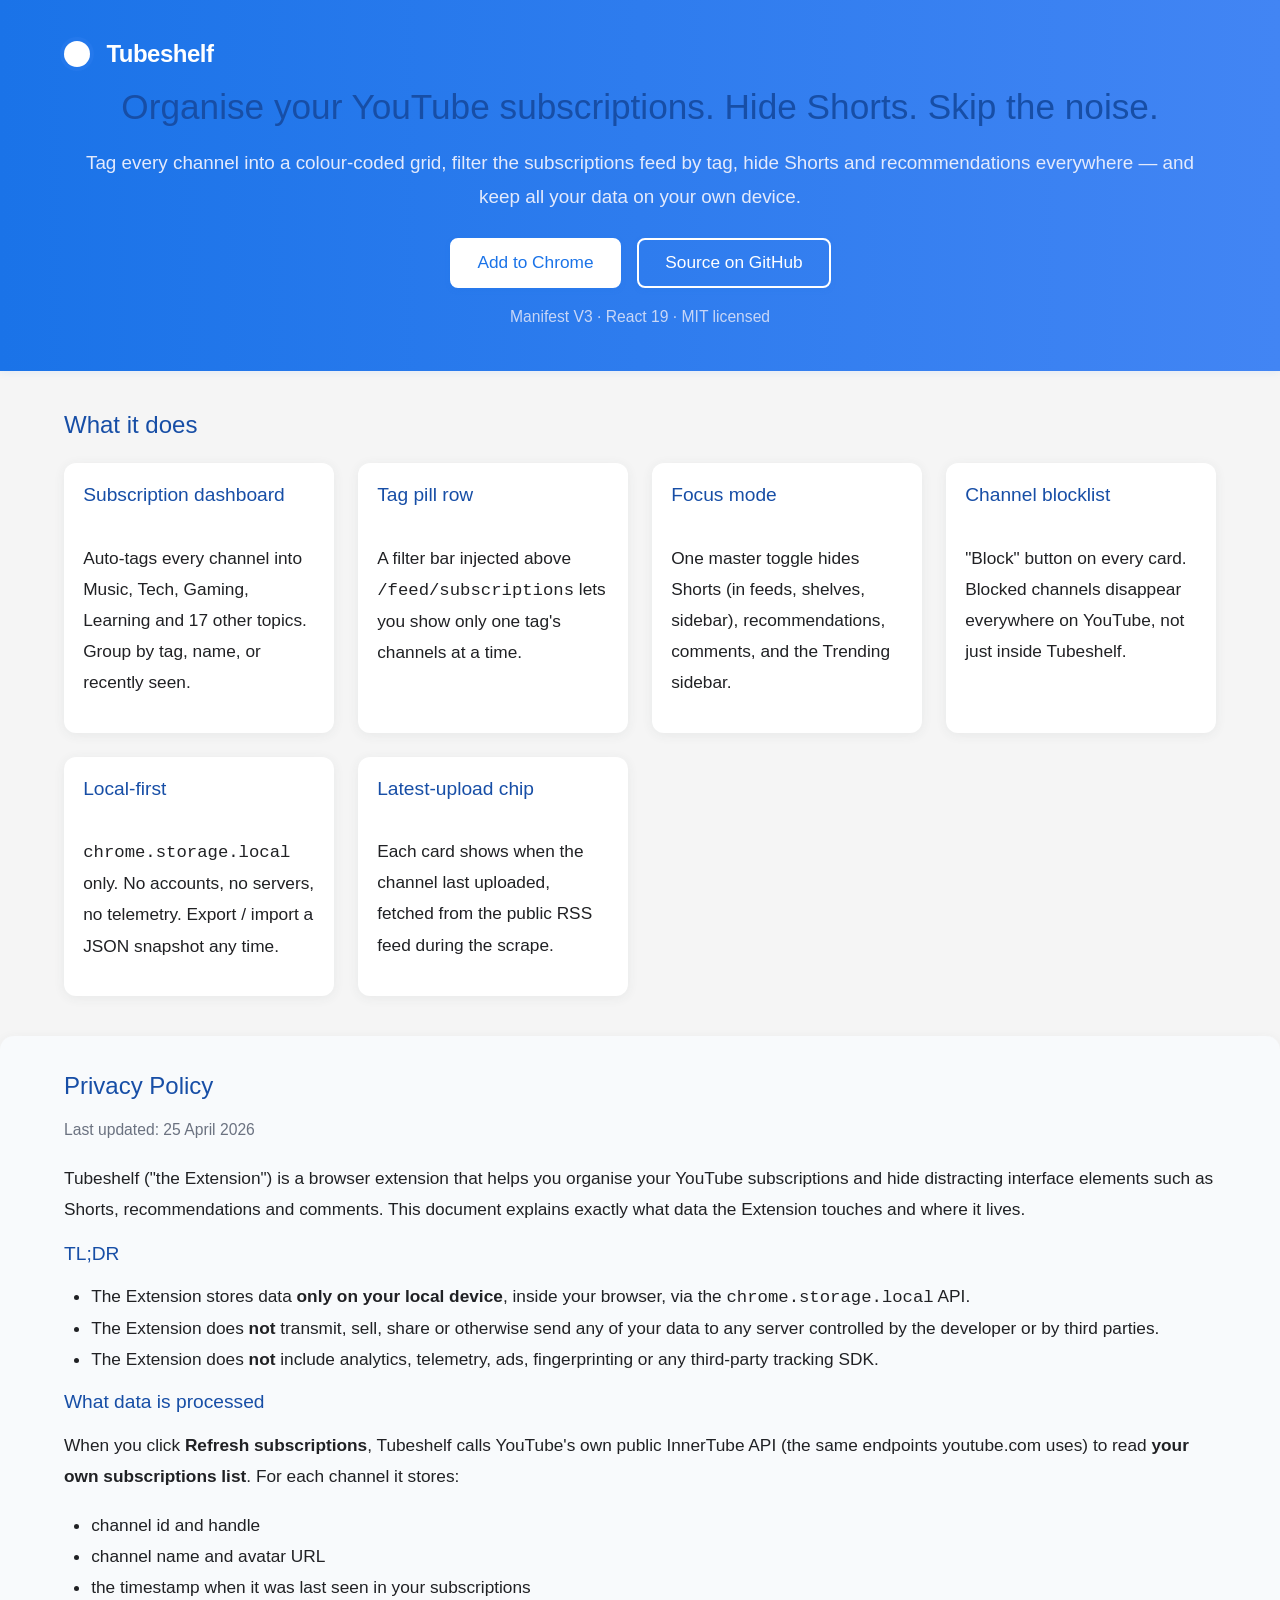
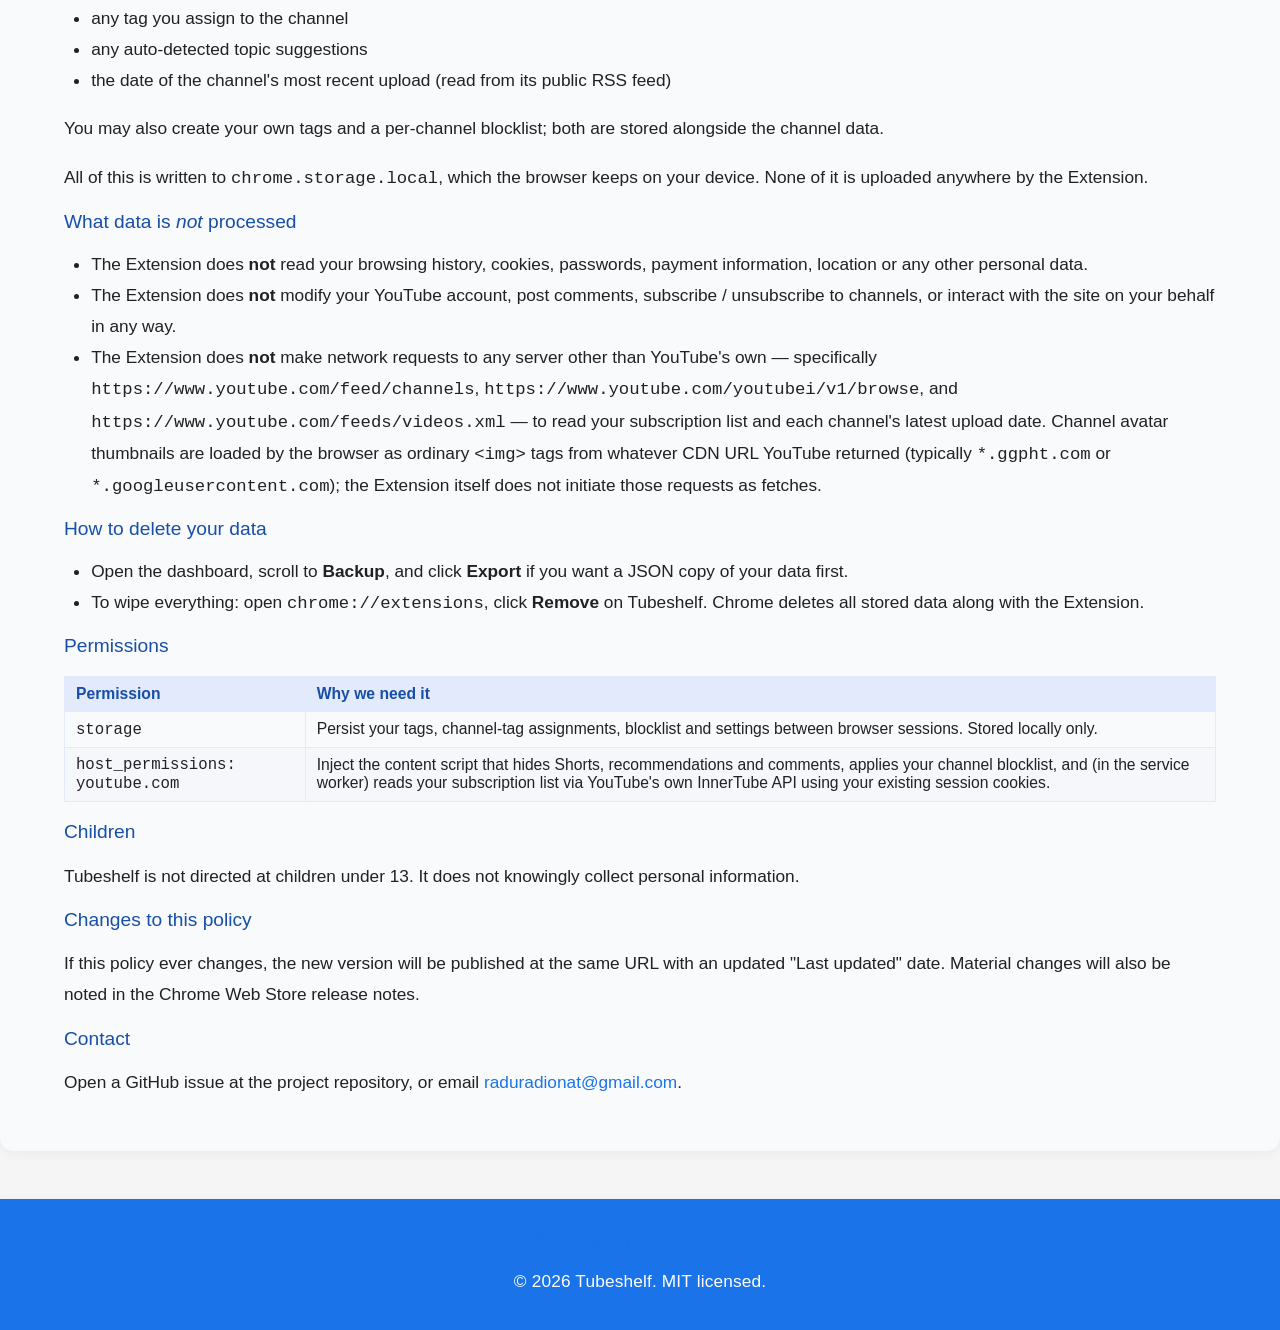
<file: index.html>
<!doctype html>
<html lang="en">
<head>
  <meta charset="utf-8">
  <meta name="viewport" content="width=device-width,initial-scale=1">
  <title>Tubeshelf — organise YouTube subscriptions, hide Shorts</title>
  <meta name="description"
    content="Tag your YouTube subscriptions, hide Shorts everywhere, and silence the recommendations rail. All data stays in your browser.">
  <link rel="canonical" href="./">
  <meta property="og:title" content="Tubeshelf">
  <meta property="og:description"
    content="Tag your YouTube subscriptions, hide Shorts everywhere, and silence the recommendations rail.">
  <meta property="og:type" content="website">
  <link rel="stylesheet" href="./style.css">
</head>
<body>
  <header class="hero">
    <div class="container">
      <div class="brand">
        <span class="brand-dot" aria-hidden="true"></span>
        <span class="brand-name">Tubeshelf</span>
      </div>
      <h1>Organise your YouTube subscriptions. Hide Shorts. Skip the noise.</h1>
      <p class="lead">
        Tag every channel into a colour-coded grid, filter the subscriptions
        feed by tag, hide Shorts and recommendations everywhere — and keep
        all your data on your own device.
      </p>
      <div class="cta">
        <a class="btn primary" href="https://chromewebstore.google.com/" rel="noopener">
          Add to Chrome
        </a>
        <a class="btn ghost" href="https://github.com/radionb/tubeshelf" rel="noopener">
          Source on GitHub
        </a>
      </div>
      <p class="cta-note">Manifest V3 · React 19 · MIT licensed</p>
    </div>
  </header>


  <section class="features">
    <div class="container">
      <h2>What it does</h2>
      <div class="grid">
        <article class="feature">
          <h3>Subscription dashboard</h3>
          <p>
            Auto-tags every channel into Music, Tech, Gaming, Learning and
            17 other topics. Group by tag, name, or recently seen.
          </p>
        </article>
        <article class="feature">
          <h3>Tag pill row</h3>
          <p>
            A filter bar injected above <code>/feed/subscriptions</code>
            lets you show only one tag's channels at a time.
          </p>
        </article>
        <article class="feature">
          <h3>Focus mode</h3>
          <p>
            One master toggle hides Shorts (in feeds, shelves, sidebar),
            recommendations, comments, and the Trending sidebar.
          </p>
        </article>
        <article class="feature">
          <h3>Channel blocklist</h3>
          <p>
            "Block" button on every card. Blocked channels disappear
            everywhere on YouTube, not just inside Tubeshelf.
          </p>
        </article>
        <article class="feature">
          <h3>Local-first</h3>
          <p>
            <code>chrome.storage.local</code> only. No accounts, no
            servers, no telemetry. Export / import a JSON snapshot any time.
          </p>
        </article>
        <article class="feature">
          <h3>Latest-upload chip</h3>
          <p>
            Each card shows when the channel last uploaded, fetched from
            the public RSS feed during the scrape.
          </p>
        </article>
      </div>
    </div>
  </section>

  <section class="privacy-policy">
    <div class="container">
      <h2>Privacy Policy</h2>
      <p class="muted">Last updated: 25 April 2026</p>
      <p>
        Tubeshelf ("the Extension") is a browser extension that helps you
        organise your YouTube subscriptions and hide distracting interface
        elements such as Shorts, recommendations and comments. This document
        explains exactly what data the Extension touches and where it lives.
      </p>

      <h3>TL;DR</h3>
      <ul>
        <li>The Extension stores data <strong>only on your local device</strong>,
          inside your browser, via the <code>chrome.storage.local</code> API.</li>
        <li>The Extension does <strong>not</strong> transmit, sell, share or
          otherwise send any of your data to any server controlled by the
          developer or by third parties.</li>
        <li>The Extension does <strong>not</strong> include analytics,
          telemetry, ads, fingerprinting or any third-party tracking SDK.</li>
      </ul>

      <h3>What data is processed</h3>
      <p>
        When you click <strong>Refresh subscriptions</strong>, Tubeshelf calls
        YouTube's own public InnerTube API (the same endpoints youtube.com
        uses) to read <strong>your own subscriptions list</strong>. For each
        channel it stores:
      </p>
      <ul>
        <li>channel id and handle</li>
        <li>channel name and avatar URL</li>
        <li>the timestamp when it was last seen in your subscriptions</li>
        <li>any tag you assign to the channel</li>
        <li>any auto-detected topic suggestions</li>
        <li>the date of the channel's most recent upload (read from its
          public RSS feed)</li>
      </ul>
      <p>
        You may also create your own tags and a per-channel blocklist; both
        are stored alongside the channel data.
      </p>
      <p>
        All of this is written to <code>chrome.storage.local</code>, which the
        browser keeps on your device. None of it is uploaded anywhere by the
        Extension.
      </p>

      <h3>What data is <em>not</em> processed</h3>
      <ul>
        <li>The Extension does <strong>not</strong> read your browsing history,
          cookies, passwords, payment information, location or any other
          personal data.</li>
        <li>The Extension does <strong>not</strong> modify your YouTube
          account, post comments, subscribe / unsubscribe to channels, or
          interact with the site on your behalf in any way.</li>
        <li>The Extension does <strong>not</strong> make network requests to
          any server other than YouTube's own — specifically
          <code>https://www.youtube.com/feed/channels</code>,
          <code>https://www.youtube.com/youtubei/v1/browse</code>, and
          <code>https://www.youtube.com/feeds/videos.xml</code> — to read
          your subscription list and each channel's latest upload date.
          Channel avatar thumbnails are loaded by the browser as ordinary
          <code>&lt;img&gt;</code> tags from whatever CDN URL YouTube
          returned (typically <code>*.ggpht.com</code> or
          <code>*.googleusercontent.com</code>); the Extension itself does
          not initiate those requests as fetches.</li>
      </ul>

      <h3>How to delete your data</h3>
      <ul>
        <li>Open the dashboard, scroll to <strong>Backup</strong>, and click
          <strong>Export</strong> if you want a JSON copy of your data first.</li>
        <li>To wipe everything: open <code>chrome://extensions</code>, click
          <strong>Remove</strong> on Tubeshelf. Chrome deletes all stored
          data along with the Extension.</li>
      </ul>

      <h3>Permissions</h3>
      <table>
        <thead>
          <tr><th>Permission</th><th>Why we need it</th></tr>
        </thead>
        <tbody>
          <tr>
            <td><code>storage</code></td>
            <td>Persist your tags, channel-tag assignments, blocklist and
              settings between browser sessions. Stored locally only.</td>
          </tr>
          <tr>
            <td><code>host_permissions: youtube.com</code></td>
            <td>Inject the content script that hides Shorts, recommendations
              and comments, applies your channel blocklist, and (in the
              service worker) reads your subscription list via YouTube's own
              InnerTube API using your existing session cookies.</td>
          </tr>
        </tbody>
      </table>

      <h3>Children</h3>
      <p>
        Tubeshelf is not directed at children under 13. It does not knowingly
        collect personal information.
      </p>

      <h3>Changes to this policy</h3>
      <p>
        If this policy ever changes, the new version will be published at the
        same URL with an updated "Last updated" date. Material changes will
        also be noted in the Chrome Web Store release notes.
      </p>

      <h3>Contact</h3>
      <p>
        Open a GitHub issue at the project repository, or email
        <a href="mailto:raduradionat@gmail.com">raduradionat@gmail.com</a>.
      </p>
    </div>
  </section>

  <footer>
    <div class="container">
      <nav>
        <a href="./privacy.html">Privacy policy</a>
        <a href="https://github.com/radionb/tubeshelf" rel="noopener">GitHub</a>
        <a href="mailto:raduradionat@gmail.com">Contact</a>
      </nav>
      <p class="muted">© <span id="year"></span> Tubeshelf. MIT licensed.</p>
    </footer>
    <script>
      document.getElementById('year').textContent = new Date().getFullYear();
    </script>
    </div>
  </footer>
</body>
</html>
</file>
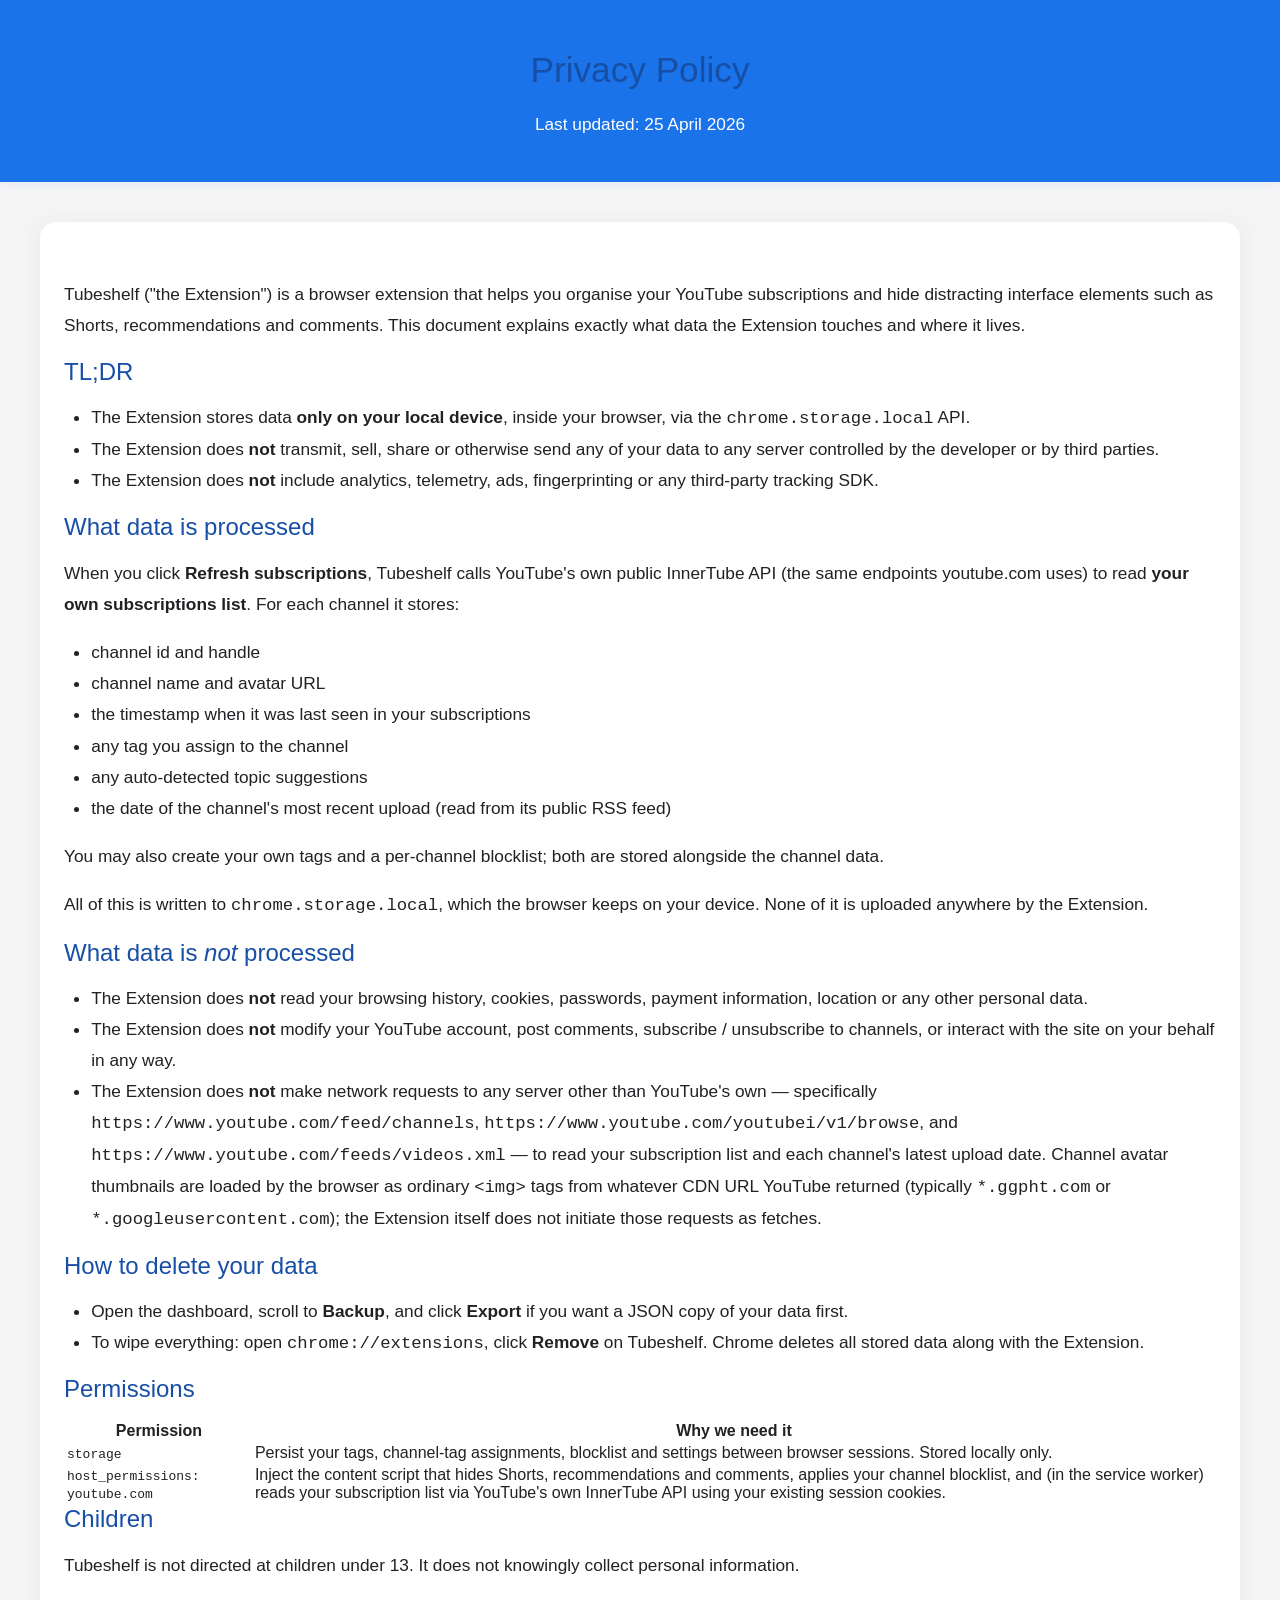
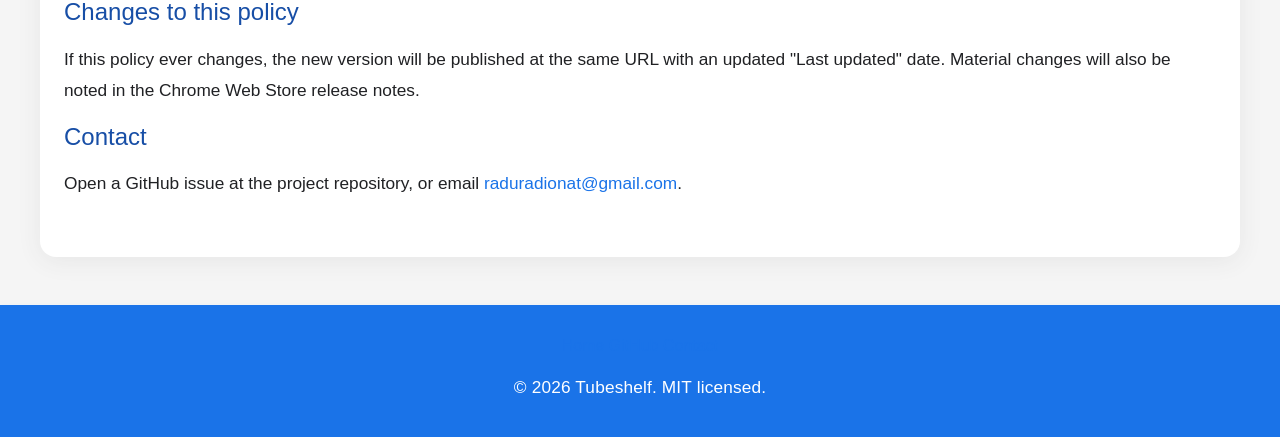
<file: privacy.html>
<!doctype html>
<html lang="en">
<head>
  <meta charset="utf-8">
  <meta name="viewport" content="width=device-width,initial-scale=1">
  <title>Privacy Policy — Tubeshelf</title>
  <meta name="description" content="What Tubeshelf reads, where it stores it, and what it never transmits.">
  <link rel="canonical" href="./privacy.html">
  <link rel="stylesheet" href="./style.css">
</head>
<body class="doc">
  <header class="doc-head">
    <div class="container">
      <a class="doc-back" href="./">← Back to Tubeshelf</a>
      <h1>Privacy Policy</h1>
      <p class="muted">Last updated: 25 April 2026</p>
    </div>
  </header>

  <main class="container doc-body">
    <p>
      Tubeshelf ("the Extension") is a browser extension that helps you
      organise your YouTube subscriptions and hide distracting interface
      elements such as Shorts, recommendations and comments. This document
      explains exactly what data the Extension touches and where it lives.
    </p>

    <h2>TL;DR</h2>
    <ul>
      <li>The Extension stores data <strong>only on your local device</strong>,
        inside your browser, via the <code>chrome.storage.local</code> API.</li>
      <li>The Extension does <strong>not</strong> transmit, sell, share or
        otherwise send any of your data to any server controlled by the
        developer or by third parties.</li>
      <li>The Extension does <strong>not</strong> include analytics,
        telemetry, ads, fingerprinting or any third-party tracking SDK.</li>
    </ul>

    <h2>What data is processed</h2>
    <p>
      When you click <strong>Refresh subscriptions</strong>, Tubeshelf calls
      YouTube's own public InnerTube API (the same endpoints youtube.com
      uses) to read <strong>your own subscriptions list</strong>. For each
      channel it stores:
    </p>
    <ul>
      <li>channel id and handle</li>
      <li>channel name and avatar URL</li>
      <li>the timestamp when it was last seen in your subscriptions</li>
      <li>any tag you assign to the channel</li>
      <li>any auto-detected topic suggestions</li>
      <li>the date of the channel's most recent upload (read from its
        public RSS feed)</li>
    </ul>
    <p>
      You may also create your own tags and a per-channel blocklist; both
      are stored alongside the channel data.
    </p>
    <p>
      All of this is written to <code>chrome.storage.local</code>, which the
      browser keeps on your device. None of it is uploaded anywhere by the
      Extension.
    </p>

    <h2>What data is <em>not</em> processed</h2>
    <ul>
      <li>The Extension does <strong>not</strong> read your browsing history,
        cookies, passwords, payment information, location or any other
        personal data.</li>
      <li>The Extension does <strong>not</strong> modify your YouTube
        account, post comments, subscribe / unsubscribe to channels, or
        interact with the site on your behalf in any way.</li>
      <li>The Extension does <strong>not</strong> make network requests to
        any server other than YouTube's own — specifically
        <code>https://www.youtube.com/feed/channels</code>,
        <code>https://www.youtube.com/youtubei/v1/browse</code>, and
        <code>https://www.youtube.com/feeds/videos.xml</code> — to read
        your subscription list and each channel's latest upload date.
        Channel avatar thumbnails are loaded by the browser as ordinary
        <code>&lt;img&gt;</code> tags from whatever CDN URL YouTube
        returned (typically <code>*.ggpht.com</code> or
        <code>*.googleusercontent.com</code>); the Extension itself does
        not initiate those requests as fetches.</li>
    </ul>

    <h2>How to delete your data</h2>
    <ul>
      <li>Open the dashboard, scroll to <strong>Backup</strong>, and click
        <strong>Export</strong> if you want a JSON copy of your data first.</li>
      <li>To wipe everything: open <code>chrome://extensions</code>, click
        <strong>Remove</strong> on Tubeshelf. Chrome deletes all stored
        data along with the Extension.</li>
    </ul>

    <h2>Permissions</h2>
    <table>
      <thead>
        <tr><th>Permission</th><th>Why we need it</th></tr>
      </thead>
      <tbody>
        <tr>
          <td><code>storage</code></td>
          <td>Persist your tags, channel-tag assignments, blocklist and
            settings between browser sessions. Stored locally only.</td>
        </tr>
        <tr>
          <td><code>host_permissions: youtube.com</code></td>
          <td>Inject the content script that hides Shorts, recommendations
            and comments, applies your channel blocklist, and (in the
            service worker) reads your subscription list via YouTube's own
            InnerTube API using your existing session cookies.</td>
        </tr>
      </tbody>
    </table>

    <h2>Children</h2>
    <p>
      Tubeshelf is not directed at children under 13. It does not knowingly
      collect personal information.
    </p>

    <h2>Changes to this policy</h2>
    <p>
      If this policy ever changes, the new version will be published at the
      same URL with an updated "Last updated" date. Material changes will
      also be noted in the Chrome Web Store release notes.
    </p>

    <h2>Contact</h2>
    <p>
      Open a GitHub issue at the project repository, or email
      <a href="mailto:raduradionat@gmail.com">raduradionat@gmail.com</a>.
    </p>
  </main>

  <footer>
    <div class="container">
      <nav>
        <a href="./">Home</a>
        <a href="https://github.com/" rel="noopener">GitHub</a>
        <a href="mailto:raduradionat@gmail.com">Contact</a>
      </nav>
      <p class="muted">© 2026 Tubeshelf. MIT licensed.</p>
    </div>
  </footer>
</body>
</html>
</file>
<file: style.css>
/* --- Tubeshelf custom classes for layout and branding --- */

.hero {
  background: linear-gradient(90deg, #1a73e8 0%, #4285f4 100%);
  color: #fff;
  padding: 2.5rem 0 2rem 0;
  box-shadow: 0 2px 8px rgba(26,115,232,0.08);
}

.container {
  width: 100%;
  max-width: 1200px;
  margin-left: auto;
  margin-right: auto;
  padding-left: 1.5rem;
  padding-right: 1.5rem;
  box-sizing: border-box;
}

.brand {
  display: flex;
  align-items: center;
  gap: 0.7rem;
  font-size: 1.5rem;
  font-weight: 700;
  margin-bottom: 1.2rem;
}
.brand-dot {
  display: inline-block;
  width: 1.1em;
  height: 1.1em;
  border-radius: 50%;
  background: #fff;
  box-shadow: 0 0 0 4px #4285f433;
  margin-right: 0.2em;
}
.brand-name {
  letter-spacing: -0.5px;
  color: #fff;
}

.lead {
  font-size: 1.18rem;
  color: #e3eafc;
  margin-bottom: 1.5rem;
}

.cta {
  display: flex;
  gap: 1rem;
  margin-bottom: 0.7rem;
  flex-wrap: wrap;
  justify-content: center;
}
.btn {
  display: inline-block;
  font-family: inherit;
  font-weight: 500;
  border-radius: 8px;
  padding: 0.7em 1.5em;
  font-size: 1.08em;
  text-align: center;
  text-decoration: none;
  border: none;
  cursor: pointer;
  transition: background 0.2s, box-shadow 0.2s, color 0.2s;
  box-shadow: 0 2px 6px rgba(26,115,232,0.08);
}
.btn.primary {
  background: #fff;
  color: #1a73e8;
  border: 2px solid #fff;
}
.btn.primary:hover {
  background: #e3eafc;
  color: #174ea6;
}
.btn.ghost {
  background: transparent;
  color: #fff;
  border: 2px solid #fff;
}
.btn.ghost:hover {
  background: #174ea6;
  color: #fff;
}
.cta-note {
  color: #c7d6f7;
  font-size: 0.98rem;
  margin-bottom: 0.5rem;
}

.features {
  margin: 2.5rem 0 2rem 0;
}
.grid {
  display: grid;
  grid-template-columns: repeat(auto-fit, minmax(260px, 1fr));
  gap: 1.5rem;
  margin-top: 1.5rem;
}
.feature {
  background: #fff;
  border-radius: 12px;
  box-shadow: 0 2px 12px rgba(60,64,67,0.07);
  padding: 1.3rem 1.2rem 1.1rem 1.2rem;
  display: flex;
  flex-direction: column;
  gap: 0.5rem;
  min-height: 180px;
}

.privacy-policy {
  margin: 2.5rem 0 2rem 0;
  background: #f8fafc;
  border-radius: 14px;
  box-shadow: 0 2px 12px rgba(60,64,67,0.06);
  padding: 2.2rem 1.5rem;
}
.privacy-policy h2, .privacy-policy h3 {
  color: #174ea6;
}
.privacy-policy .muted {
  color: #6b7280;
  font-size: 0.98rem;
  margin-bottom: 1.2rem;
}
.privacy-policy table {
  width: 100%;
  border-collapse: collapse;
  margin: 1.2rem 0;
  font-size: 0.98rem;
}
.privacy-policy th, .privacy-policy td {
  border: 1px solid #e3eafc;
  padding: 0.5em 0.7em;
  text-align: left;
}
.privacy-policy th {
  background: #e3eafc;
  color: #174ea6;
}
.privacy-policy tr:nth-child(even) td {
  background: #f5f7fa;
}

@media (max-width: 800px) {
  .container {
    padding: 0 0.5rem;
  }
  .privacy-policy {
    padding: 1.2rem 0.3rem;
  }
  .features {
    margin: 1.5rem 0 1rem 0;
  }
}

/*
 * tubeshelf-privacy-page CSS
 * Google Material-inspired, modern, responsive design
 */

body {
  font-family: 'Roboto', 'Segoe UI', Arial, sans-serif;
  background: #f5f5f5;
  color: #202124;
  margin: 0;
  padding: 0;
  min-height: 100vh;
}

header, footer {
  background: #1a73e8;
  color: #fff;
  padding: 2rem 0 1.5rem 0;
  text-align: center;
  box-shadow: 0 2px 8px rgba(26,115,232,0.08);
}

main {
  max-width: 720px;
  margin: 2.5rem auto;
  background: #fff;
  border-radius: 16px;
  box-shadow: 0 4px 24px rgba(60,64,67,0.08);
  padding: 2.5rem 3rem;
  transition: box-shadow 0.2s;
}

h1, h2, h3 {
  color: #174ea6;
  font-family: 'Roboto', 'Segoe UI', Arial, sans-serif;
  font-weight: 500;
  margin-top: 0;
}

h1 {
  font-size: 2.2rem;
  margin-bottom: 1.2rem;
}
h2 {
  font-size: 1.5rem;
  margin-bottom: 1rem;
}
h3 {
  font-size: 1.2rem;
  margin-bottom: 0.7rem;
}

p, li {
  line-height: 1.8;
  font-size: 1.08rem;
}

ul {
  padding-left: 1.7rem;
}

a {
  color: #1a73e8;
  text-decoration: none;
  transition: color 0.2s;
}
a:hover {
  text-decoration: underline;
  color: #174ea6;
}

.button, button {
  background: #1a73e8;
  color: #fff;
  border: none;
  border-radius: 8px;
  padding: 0.7em 1.5em;
  font-size: 1.08em;
  font-family: 'Roboto', 'Segoe UI', Arial, sans-serif;
  font-weight: 500;
  cursor: pointer;
  box-shadow: 0 2px 6px rgba(26,115,232,0.08);
  transition: background 0.2s, box-shadow 0.2s;
}
.button:hover, button:hover {
  background: #174ea6;
  box-shadow: 0 4px 12px rgba(26,115,232,0.12);
}

footer {
  margin-top: 3rem;
  font-size: 0.98rem;
  letter-spacing: 0.01em;
}

@media (max-width: 800px) {
  main {
    padding: 1.5rem 1rem;
    margin: 1.5rem 0.5rem;
  }
  h1 {
    font-size: 1.5rem;
  }
}

@media (max-width: 500px) {
  main {
    padding: 1rem 0.3rem;
    margin: 0.5rem 0;
  }
  h1 {
    font-size: 1.15rem;
  }
  header, footer {
    padding: 1rem 0;
  }
}
</file>
